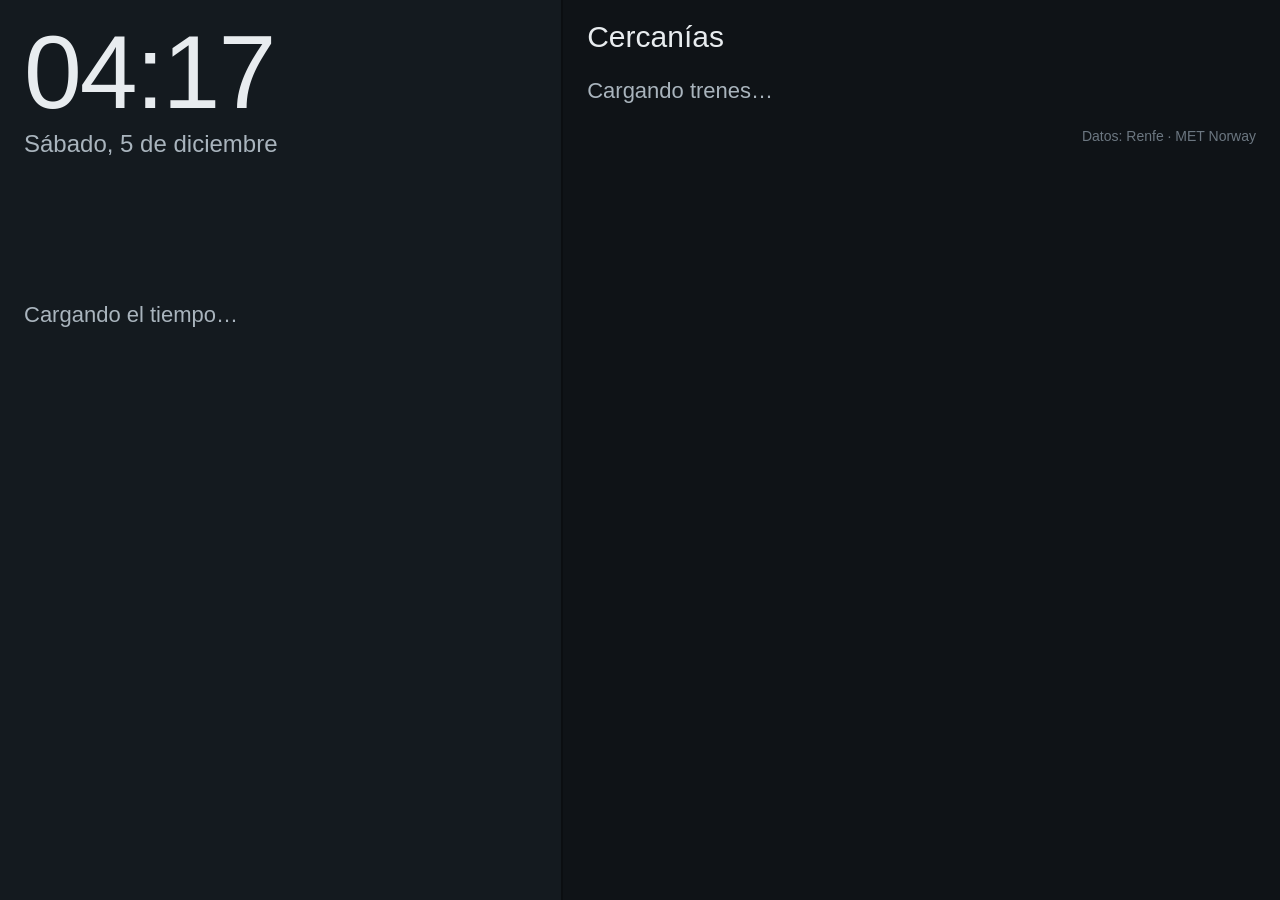
<file: panel/index.html>
<!DOCTYPE html>
<html lang="es">
<head>
<meta charset="utf-8">
<meta name="viewport" content="width=device-width, initial-scale=1, user-scalable=no">
<title>Panel</title>
<link rel="stylesheet" href="style.css">
</head>
<body>
<main id="panel" class="panel">
  <section class="col col-meteo" aria-label="Tiempo">
    <div class="clock">
      <div id="clock-time" class="clock-time">--:--</div>
      <div id="clock-date" class="clock-date"></div>
    </div>
    <div class="now">
      <div id="now-icon" class="now-icon"></div>
      <div id="now-temp" class="now-temp">--°</div>
    </div>
    <div id="hours" class="hours"></div>
    <div id="days" class="days"></div>
    <div id="meteo-msg" class="msg" hidden></div>
  </section>
  <section class="col col-renfe" aria-label="Trenes">
    <header class="renfe-head">
      <div id="station" class="station">Cercanías</div>
      <div id="stale" class="stale" hidden></div>
    </header>
    <div id="blocks" class="blocks"></div>
    <div id="renfe-msg" class="msg" hidden></div>
    <div id="alerts" class="alerts" hidden></div>
    <footer class="credits">Datos: Renfe · MET Norway</footer>
  </section>
</main>
<script src="icons.js"></script>
<script src="app.js"></script>
</body>
</html>
</file>
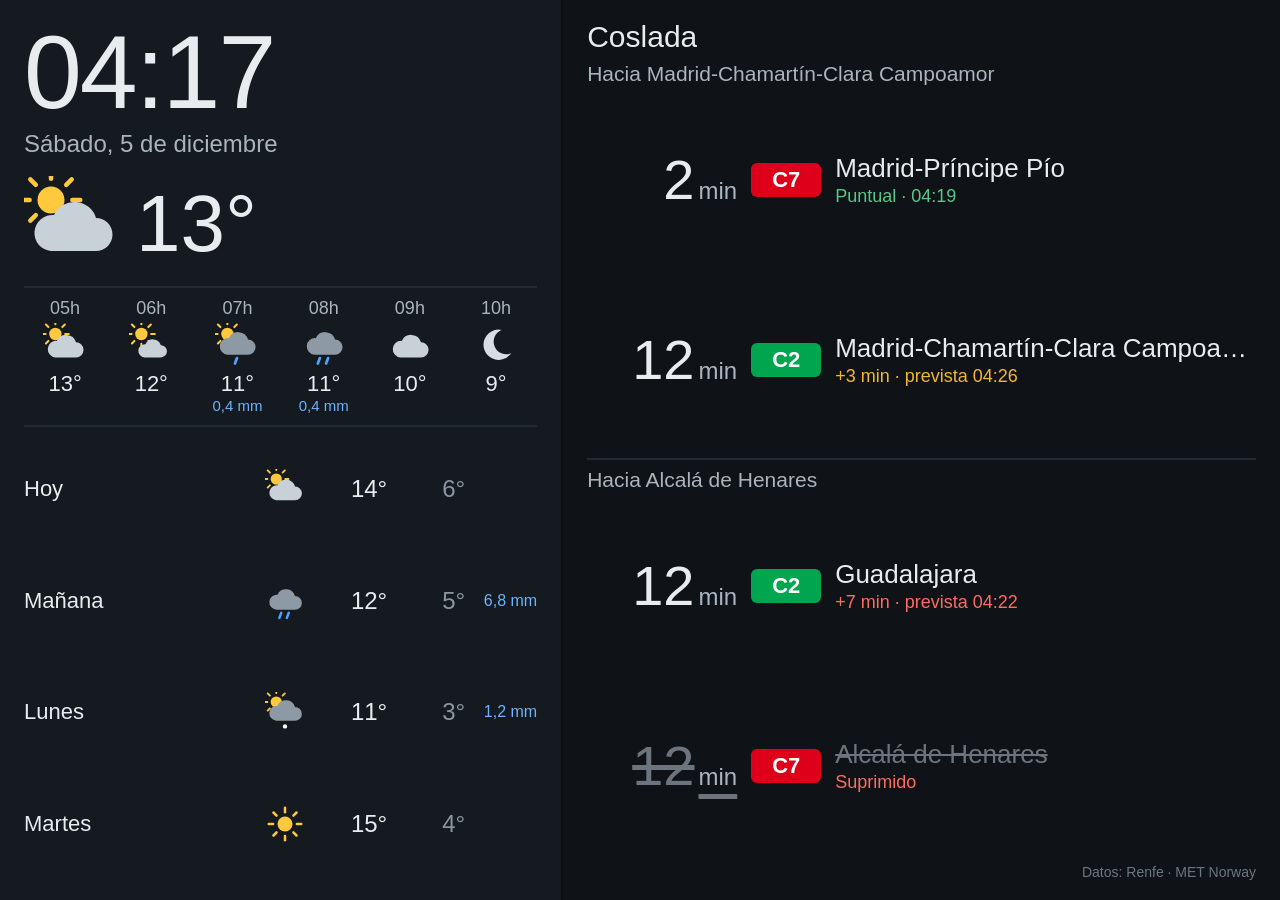
<file: panel/dev.html>
<!DOCTYPE html>
<html lang="es">
<head>
<meta charset="utf-8">
<meta name="viewport" content="width=device-width, initial-scale=1, user-scalable=no">
<title>Panel (datos de ejemplo)</title>
<link rel="stylesheet" href="style.css">
</head>
<body>
<main id="panel" class="panel">
  <section class="col col-meteo" aria-label="Tiempo">
    <div class="clock">
      <div id="clock-time" class="clock-time">--:--</div>
      <div id="clock-date" class="clock-date"></div>
    </div>
    <div class="now">
      <div id="now-icon" class="now-icon"></div>
      <div id="now-temp" class="now-temp">--°</div>
    </div>
    <div id="hours" class="hours"></div>
    <div id="days" class="days"></div>
    <div id="meteo-msg" class="msg" hidden></div>
  </section>
  <section class="col col-renfe" aria-label="Trenes">
    <header class="renfe-head">
      <div id="station" class="station">Cercanías</div>
      <div id="stale" class="stale" hidden></div>
    </header>
    <div id="blocks" class="blocks"></div>
    <div id="renfe-msg" class="msg" hidden></div>
    <div id="alerts" class="alerts" hidden></div>
    <footer class="credits">Datos: Renfe · MET Norway</footer>
  </section>
</main>
<script src="icons.js"></script>
<script src="app.js"></script>
<script src="mock-data.js"></script>
</body>
</html>
</file>
<file: panel/style.css>
/* Panel para WebView de Android 7 (Chrome 80 o superior).
   Sin animaciones, transiciones, sombras difuminadas ni filtros: colores planos y fuente del sistema. */

* { box-sizing: border-box; margin: 0; padding: 0; }

html, body {
  height: 100%;
  overflow: hidden;
  background: #0f1317;
  color: #e8ecef;
  font-family: Roboto, "Segoe UI", Arial, sans-serif;
  -webkit-user-select: none;
  user-select: none;
  -webkit-tap-highlight-color: transparent;
}

[hidden] { display: none !important; }

.panel {
  display: grid;
  grid-template-columns: 44fr 56fr;
  height: 100vh;
}

.col {
  display: flex;
  flex-direction: column;
  min-width: 0;
  min-height: 0;
  padding: 20px 24px;
}

.col-meteo { background: #141a1f; border-right: 2px solid #0b0e11; }

/* Reloj */
.clock-time { font-size: 104px; font-weight: 300; line-height: 1; letter-spacing: -2px; }
.clock-date { font-size: 24px; color: #a9b4bd; margin-top: 6px; }

/* Ahora */
.now { display: flex; align-items: center; margin: 18px 0 14px; }
.now-icon { width: 96px; height: 96px; flex: none; }
.now-icon svg, .h-icon svg, .d-icon svg { width: 100%; height: 100%; display: block; }
.now-temp { font-size: 80px; font-weight: 300; margin-left: 16px; line-height: 1; }

/* Horas */
.hours {
  display: grid;
  grid-template-columns: repeat(6, 1fr);
  gap: 4px;
  padding: 10px 0;
  border-top: 2px solid #232b32;
  border-bottom: 2px solid #232b32;
}
.hour { text-align: center; min-width: 0; }
.h-time { font-size: 18px; color: #a9b4bd; }
.h-icon { width: 44px; height: 44px; margin: 4px auto; }
.h-temp { font-size: 22px; }
.h-rain { font-size: 15px; color: #6fb3ff; min-height: 18px; }

/* Días */
.days { display: flex; flex-direction: column; justify-content: space-around; flex: 1; min-height: 0; padding-top: 6px; }
.day { display: grid; grid-template-columns: 1fr 44px 70px 70px 64px; align-items: center; gap: 8px; }
.d-name { font-size: 22px; white-space: nowrap; overflow: hidden; text-overflow: ellipsis; text-transform: capitalize; }
.d-icon { width: 40px; height: 40px; }
.d-max { font-size: 24px; text-align: right; }
.d-min { font-size: 24px; text-align: right; color: #8a96a0; }
.d-rain { font-size: 16px; text-align: right; color: #6fb3ff; }

/* Renfe */
.renfe-head { display: flex; align-items: baseline; justify-content: space-between; gap: 12px; margin-bottom: 8px; }
.station { font-size: 30px; font-weight: 500; white-space: nowrap; overflow: hidden; text-overflow: ellipsis; min-width: 0; }
.stale { font-size: 18px; color: #1a1300; background: #f2b632; padding: 3px 10px; border-radius: 4px; white-space: nowrap; }

.blocks { display: flex; flex-direction: column; flex: 1; min-height: 0; }
.block { display: flex; flex-direction: column; flex: 1; min-height: 0; }
.block + .block { border-top: 2px solid #232b32; margin-top: 8px; padding-top: 8px; }
.b-title { font-size: 21px; color: #a9b4bd; white-space: nowrap; overflow: hidden; text-overflow: ellipsis; margin-bottom: 4px; }
.b-rows { display: flex; flex-direction: column; flex: 1; justify-content: space-around; min-height: 0; }

.train { display: grid; grid-template-columns: 150px 70px 1fr; align-items: center; gap: 14px; min-height: 0; }
.t-min { font-size: 56px; font-weight: 500; line-height: 1; text-align: right; white-space: nowrap; }
.t-min small { font-size: 24px; font-weight: 400; margin-left: 4px; color: #a9b4bd; }
.t-min .now-word { font-size: 0.62em; }
.t-line { font-size: 22px; font-weight: 700; text-align: center; border-radius: 6px; padding: 4px 0; }
.t-info { min-width: 0; }
.t-dest { font-size: 26px; white-space: nowrap; overflow: hidden; text-overflow: ellipsis; }
.t-state { font-size: 18px; margin-top: 2px; white-space: nowrap; overflow: hidden; text-overflow: ellipsis; }
.ok { color: #57c785; }
.late { color: #f2b632; }
.verylate { color: #ff6b5e; }
.theory { color: #8a96a0; }
.train.canceled .t-min, .train.canceled .t-dest { color: #6c757d; text-decoration: line-through; }
.train.canceled .t-state { color: #ff6b5e; }
.train.empty .t-dest { color: #6c757d; }

.alerts {
  font-size: 18px;
  line-height: 1.3;
  color: #1a1300;
  background: #f2b632;
  border-radius: 4px;
  padding: 6px 10px;
  margin-top: 8px;
  display: -webkit-box;
  -webkit-line-clamp: 2;
  -webkit-box-orient: vertical;
  overflow: hidden;
}

.msg { font-size: 22px; color: #a9b4bd; padding: 16px 0; }
.credits { font-size: 14px; color: #6c7781; margin-top: 8px; text-align: right; }

/* Dos tercios del ancho (columna de casa visible) o pantallas estrechas */
@media (max-width: 1000px) {
  .col { padding: 14px 16px; }
  .clock-time { font-size: 76px; }
  .clock-date { font-size: 19px; }
  .now-icon { width: 70px; height: 70px; }
  .now-temp { font-size: 58px; }
  .h-time { font-size: 15px; }
  .h-icon { width: 34px; height: 34px; }
  .h-temp { font-size: 18px; }
  .h-rain { font-size: 13px; }
  .day { grid-template-columns: 1fr 32px 50px 50px 0; gap: 6px; }
  .d-name, .d-max, .d-min { font-size: 18px; }
  .d-icon { width: 32px; height: 32px; }
  .d-rain { display: none; }
  .station { font-size: 24px; }
  .stale { font-size: 15px; }
  .b-title { font-size: 17px; }
  .train { grid-template-columns: 104px 54px 1fr; gap: 10px; }
  .t-min { font-size: 40px; }
  .t-min small { font-size: 18px; }
  .t-line { font-size: 17px; }
  .t-dest { font-size: 20px; }
  .t-state { font-size: 15px; }
  .alerts { font-size: 15px; }
}
</file>
